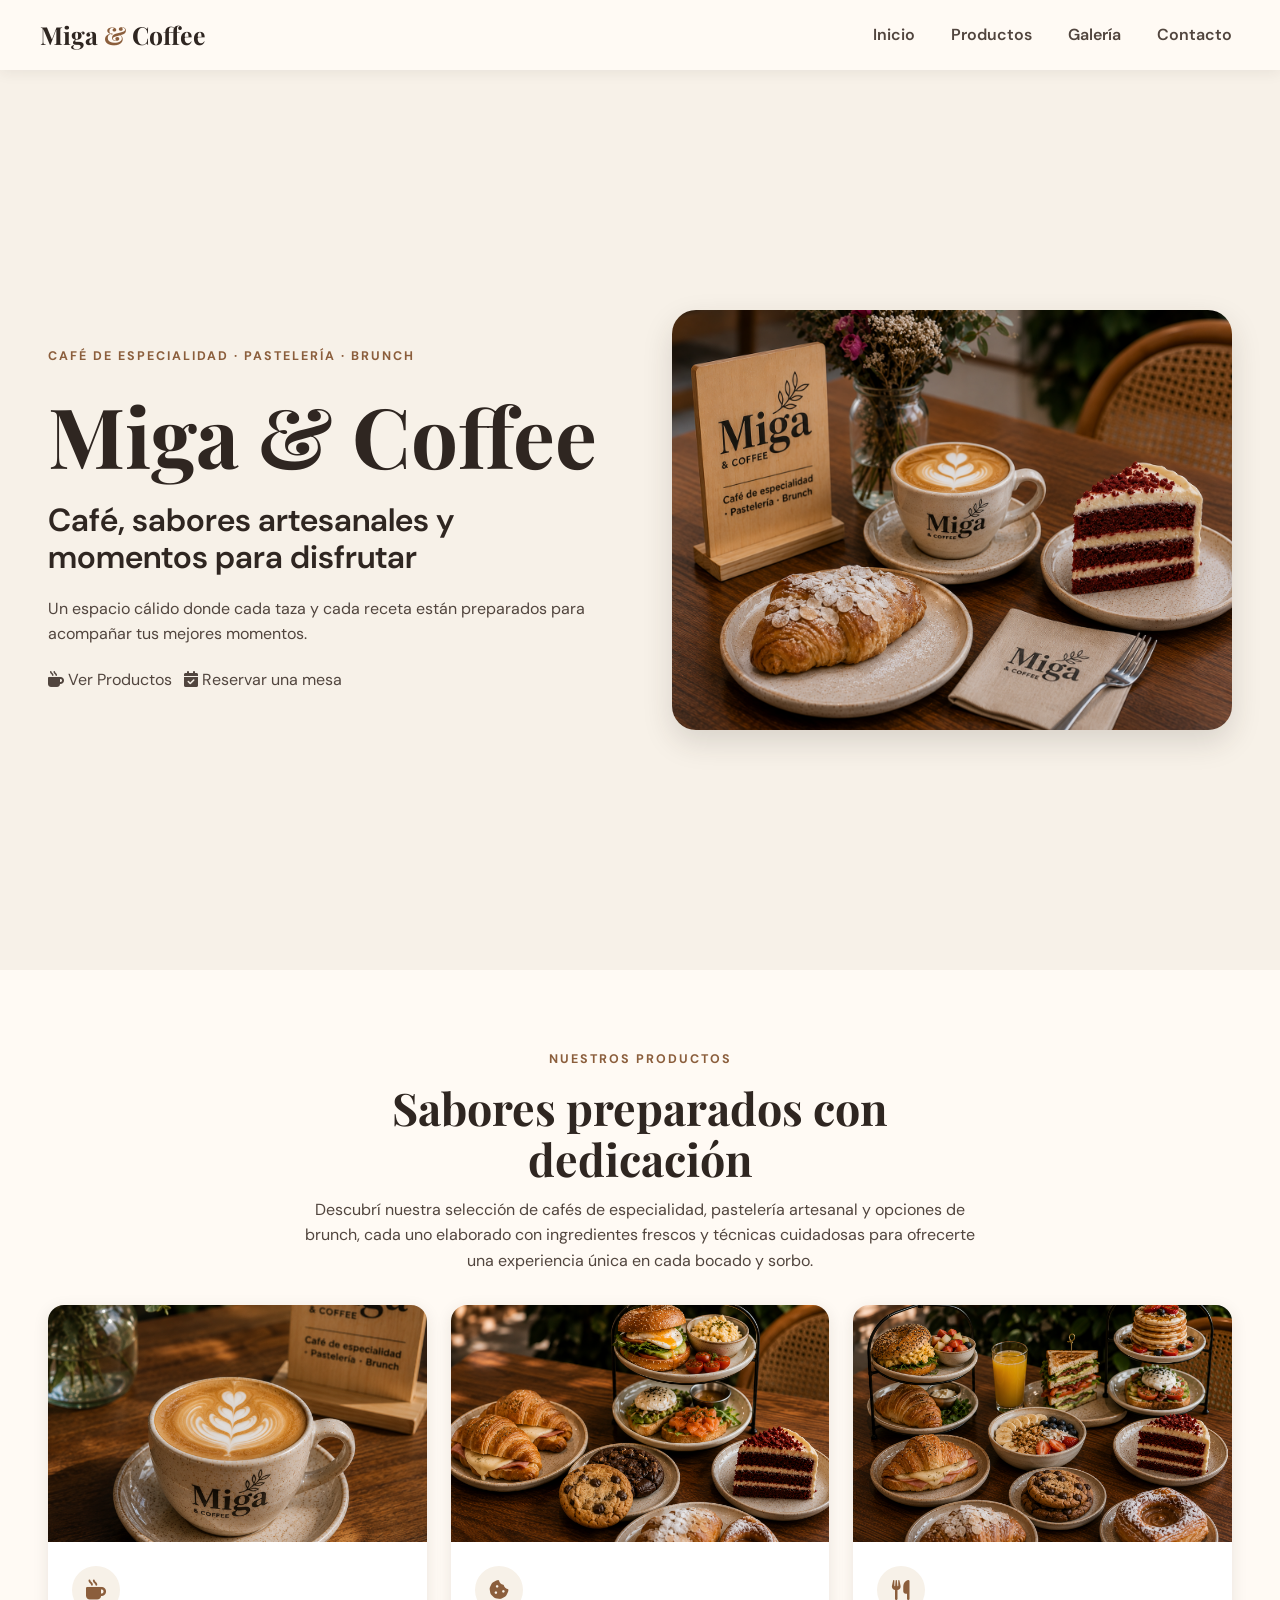
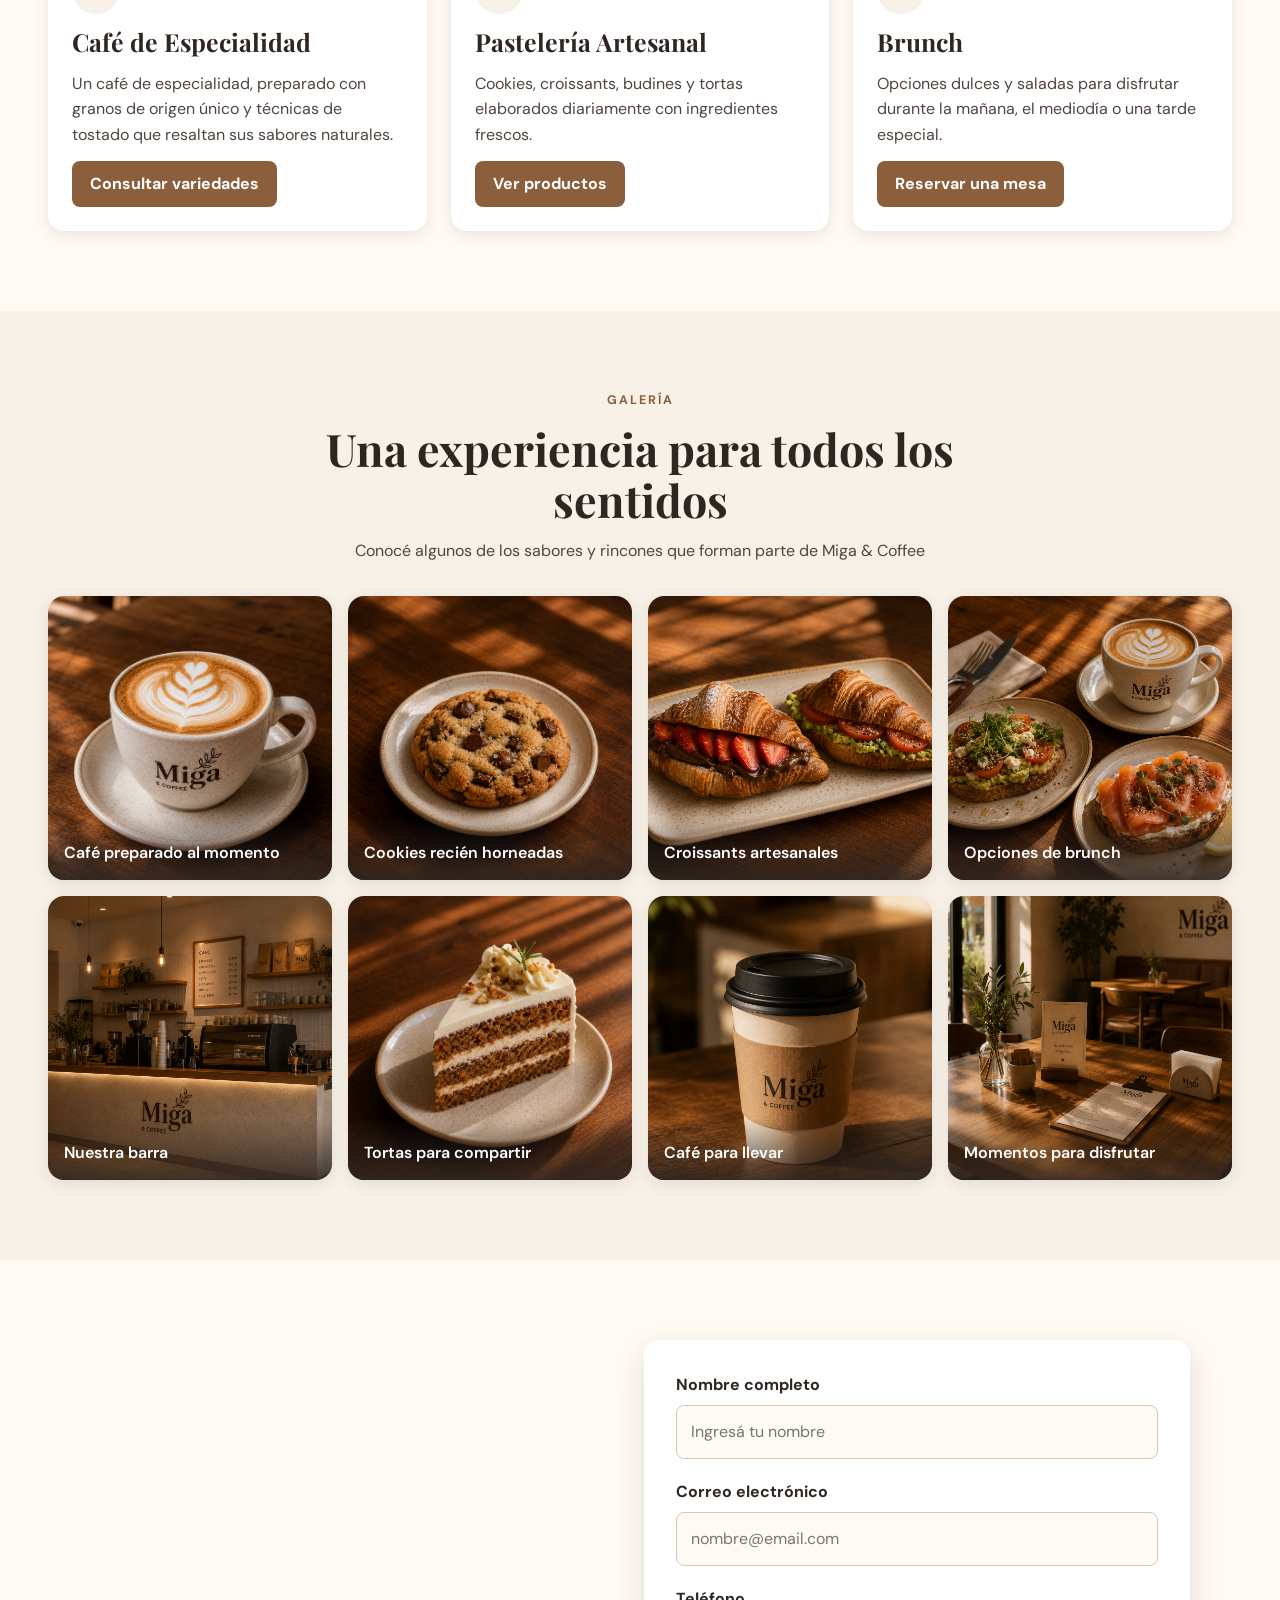
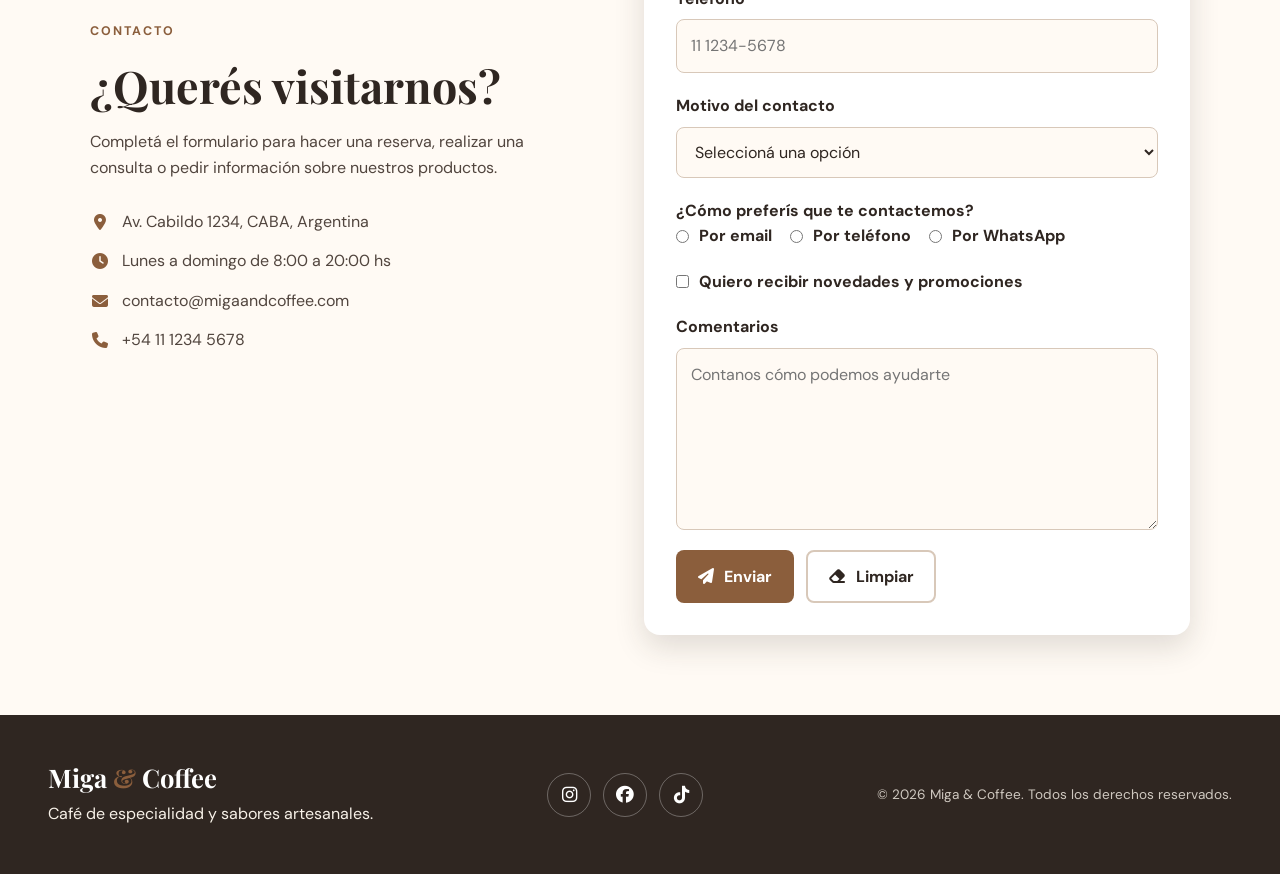
<file: index.html>
<!doctype html>
<html lang="es">
  <head>
    <meta charset="UTF-8" />

    <meta name="viewport" content="width=device-width, initial-scale=1.0" />

    <meta
      name="description"
      content="Miga & Coffee, cafetería de especialidad, pastelería artesanal y brunch."
    />
    <link rel="preconnect" href="https://fonts.googleapis.com" />
    <link rel="preconnect" href="https://fonts.gstatic.com" crossorigin />
    <link
      href="https://fonts.googleapis.com/css2?family=DM+Sans:wght@400;500;600;700&family=Playfair+Display:wght@600;700&display=swap"
      rel="stylesheet"
    />
    <!-- Font Awesome: solamente para iconografía -->
    <link
      rel="stylesheet"
      href="https://cdnjs.cloudflare.com/ajax/libs/font-awesome/6.7.2/css/all.min.css"
    />
    <link rel="stylesheet" href="css/styles.css" />
    <title>Miga & Coffee</title>
  </head>

  <body>
    <!-- header y menú -->
    <header class="main-header">
      <nav class="navbar" aria-label="Navegacion principal">
        <a
          href="#inicio"
          class="logo"
          aria-label="Ir al inicio de Miga & Coffee"
        >
          Miga <span>&</span> Coffee
        </a>
        <ul class="nav-links">
          <li>
            <a href="#inicio">Inicio</a>
          </li>

          <li>
            <a href="#productos">Productos</a>
          </li>

          <li>
            <a href="#galeria">Galería</a>
          </li>

          <li>
            <a href="#contacto">Contacto</a>
          </li>
        </ul>
      </nav>
    </header>

    <!--contenido principal-->

    <main class="page-content">
      <!--seccion hero-->
      <section id="inicio" class="hero">
        <div class="hero-content">
          <p class="hero-label">Café de especialidad · Pastelería · Brunch</p>

          <h1>Miga & Coffee</h1>

          <h2>Café, sabores artesanales y momentos para disfrutar</h2>

          <p class="hero-description">
            Un espacio cálido donde cada taza y cada receta están preparados
            para acompañar tus mejores momentos.
          </p>

          <div class="hero-buttons">
            <a href="#productos" class="btn btn-primary">
              <i class="fa-solid fa-mug-hot" aria-hidden="true"></i>
              Ver Productos
            </a>
            <a href="#contacto" class="btn btn-secondary">
              <i class="fa-solid fa-calendar-check" aria-hidden="true"></i>
              Reservar una mesa
            </a>
          </div>
        </div>

        <div class="hero-image-container">
          <img
            src="assets/img/hero-cafe.jpg"
            alt="Mesa servida con café y pastelería artesanal en Miga & Coffee"
            class="hero-image"
          />
        </div>
      </section>

      <!--seccion de tarjetas-->

      <section id="productos" class="section products-section">
        <div class="section-heading">
          <p class="section-label">Nuestros productos</p>

          <h2>Sabores preparados con dedicación</h2>

          <p>
            Descubrí nuestra selección de cafés de especialidad, pastelería
            artesanal y opciones de brunch, cada uno elaborado con ingredientes
            frescos y técnicas cuidadosas para ofrecerte una experiencia única
            en cada bocado y sorbo.
          </p>
        </div>

        <div class="cards-container">
          <!--tarjeta 1-->
          <article class="product-card">
            <img
              src="assets/img/cafe-especialidad.jpg"
              alt="Taza de café de especialidad con latte art"
            />
            <div class="card-content">
              <i class="fa-solid fa-mug-hot card-icon" aria-hidden="true"></i>

              <h3>Café de Especialidad</h3>

              <p>
                Un café de especialidad, preparado con granos de origen único y
                técnicas de tostado que resaltan sus sabores naturales.
              </p>
              <a href="#contacto" class="card-button"> Consultar variedades </a>
            </div>
          </article>

          <!--tarjeta 2-->

          <article class="product-card">
            <img
              src="assets/img/pasteleria.jpg"
              alt="Croissants y piezas de pastelería artesanal"
            />
            <div class="card-content">
              <i
                class="fa-solid fa-cookie-bite card-icon"
                aria-hidden="true"
              ></i>
              <h3>Pastelería Artesanal</h3>

              <p>
                Cookies, croissants, budines y tortas elaborados diariamente con
                ingredientes frescos.
              </p>

              <a href="#galeria" class="card-button"> Ver productos </a>
            </div>
          </article>

          <!--tarjeta 3-->

          <article class="product-card">
            <img
              src="assets/img/brunch.jpg"
              alt="Mesa con opciones dulces y saladas de brunch"
            />
            <div class="card-content">
              <i class="fa-solid fa-utensils card-icon" aria-hidden="true"></i>

              <h3>Brunch</h3>

              <p>
                Opciones dulces y saladas para disfrutar durante la mañana, el
                mediodía o una tarde especial.
              </p>

              <a href="#contacto" class="card-button"> Reservar una mesa </a>
            </div>
          </article>
        </div>
      </section>

      <!--seccion galeria-->

      <section id="galeria" class="section gallery-section">
        <div class="section-heading">
          <p class="section-label">Galería</p>

          <h2>Una experiencia para todos los sentidos</h2>

          <p>
            Conocé algunos de los sabores y rincones que forman parte de Miga &
            Coffee
          </p>
        </div>

        <div class="gallery-container">
          <figure class="gallery-item">
            <img
              src="assets/img/galeria-1.jpg"
              alt="Capuccino con diseño de latte art"
            />
            <figcaption>Café preparado al momento</figcaption>
          </figure>

          <figure class="gallery-item">
            <img
              src="assets/img/galeria-2.jpg"
              alt="Cookie artesanal con chips de chocolate"
            />
            <figcaption>Cookies recién horneadas</figcaption>
          </figure>

          <figure class="gallery-item">
            <img
              src="assets/img/galeria-3.jpg"
              alt="Croissants artesanales sobre una bandeja"
            />
            <figcaption>Croissants artesanales</figcaption>
          </figure>

          <figure class="gallery-item">
            <img
              src="assets/img/galeria-4.jpg"
              alt="Tostadas y café servidos para un brunch"
            />
            <figcaption>Opciones de brunch</figcaption>
          </figure>

          <figure class="gallery-item">
            <img
              src="assets/img/galeria-5.jpg"
              alt="Barra interior de Miga & Coffee"
            />
            <figcaption>Nuestra barra</figcaption>
          </figure>

          <figure class="gallery-item">
            <img
              src="assets/img/galeria-6.jpg"
              alt="Porción de torta artesanal decorada"
            />
            <figcaption>Tortas para compartir</figcaption>
          </figure>

          <figure class="gallery-item">
            <img
              src="assets/img/galeria-7.jpg"
              alt="Vaso de café para llevar"
            />
            <figcaption>Café para llevar</figcaption>
          </figure>

          <figure class="gallery-item">
            <img
              src="assets/img/galeria-8.jpg"
              alt="Mesa de cafetería preparada para recibir clientes"
            />
            <figcaption>Momentos para disfrutar</figcaption>
          </figure>
        </div>
      </section>

      <!--seccion contacto-->

      <section id="contacto" class="section contact-section">
        <div class="contact-container">
          <div class="contact-information">
            <p class="section-label">Contacto</p>

            <h2>¿Querés visitarnos?</h2>

            <p>
              Completá el formulario para hacer una reserva, realizar una
              consulta o pedir información sobre nuestros productos.
            </p>

            <address class="contact-details">
              <p>
                <i class="fa-solid fa-location-dot" aria-hidden="true"></i>

                Av. Cabildo 1234, CABA, Argentina
              </p>

              <p>
                <i class="fa-solid fa-clock" aria-hidden="true"></i>

                Lunes a domingo de 8:00 a 20:00 hs
              </p>

              <p>
                <i class="fa-solid fa-envelope" aria-hidden="true"></i>
                contacto@migaandcoffee.com
              </p>

              <p>
                <i class="fa-solid fa-phone" aria-hidden="true"></i>
                +54 11 1234 5678
              </p>
            </address>
          </div>

          <!-- Formulario -->

          <form class="contact-form" action="#" method="post">
            <!--campo 1: nombre-->

            <div class="form-group">
              <label for="nombre">Nombre completo</label>
              <input
                type="text"
                id="nombre"
                name="nombre"
                placeholder="Ingresá tu nombre"
                autocomplete="name"
                required
              />
            </div>

            <!--campo 2: email-->

            <div class="form-group">
              <label for="email">Correo electrónico</label>
              <input
                type="email"
                id="email"
                name="email"
                placeholder="nombre@email.com"
                autocomplete="email"
                required
              />
            </div>

            <!--campo 3: teléfono-->
            <div class="form-group">
              <label for="telefono">Teléfono</label>
              <input
                type="tel"
                id="telefono"
                name="telefono"
                placeholder="11 1234-5678"
                autocomplete="tel"
                required
              />
            </div>

            <!--campo 4: menu desplegable-->
            <div class="form-group">
              <label for="motivo">Motivo del contacto</label>

              <select name="motivo" id="motivo" required>
                <option value="" selected disabled>
                  Seleccioná una opción
                </option>

                <option value="reserva">Reserva de mesa</option>

                <option value="productos">Consulta sobre productos</option>

                <option value="evento">Organización de un evento</option>

                <option value="otro">Otro motivo</option>
              </select>
            </div>

            <!--campo 5: seleccion unica con radio-->
            <fieldset class="form-group">
              <legend>¿Cómo preferís que te contactemos?</legend>
              <div class="radio-options">
                <label class="option-label">
                  <input
                    type="radio"
                    name="preferencia-contacto"
                    value="email"
                    required
                  />

                  Por email
                </label>

                <label class="option-label">
                  <input
                    type="radio"
                    name="preferencia-contacto"
                    value="telefono"
                    required
                  />

                  Por teléfono
                </label>

                <label class="option-label">
                  <input
                    type="radio"
                    name="preferencia-contacto"
                    value="whatsapp"
                    required
                  />

                  Por WhatsApp
                </label>
              </div>
            </fieldset>

            <!--campo 6: checkbox-->
            <div class="form-group">
              <label class="option-label">
                <input type="checkbox" id="novedades" name="novedades" />
                Quiero recibir novedades y promociones
              </label>
            </div>

            <!--campo 7: comentarios-->
            <div class="form-group">
              <label for="comentarios">Comentarios</label>

              <textarea
                name="comentarios"
                id="comentarios"
                rows="6"
                placeholder="Contanos cómo podemos ayudarte"
                required
              ></textarea>
            </div>

            <!--controles obligatorios-->

            <div class="form-buttons">
              <button class="button button-primary" type="submit">
                <i class="fa-solid fa-paper-plane" aria-hidden="true"></i>

                Enviar
              </button>

              <button class="button button-reset" type="reset">
                <i class="fa-solid fa-eraser" aria-hidden="true"></i>

                Limpiar
              </button>
            </div>
          </form>
        </div>
      </section>
    </main>

    <footer class="main-footer">
      <div class="footer-brand">
        <a href="#inicio" class="footer-logo"> Miga <span>&</span> Coffee </a>

        <p>Café de especialidad y sabores artesanales.</p>
      </div>

      <div class="social-links" aria-label="Redes sociales">
        <a
          href="https://www.instagram.com"
          target="_blank"
          rel="noopener noreferrer"
          aria-label="Instagram de Miga & Coffee"
        >
          <i class="fa-brands fa-instagram" aria-hidden="true"></i>
        </a>

        <a
          href="https://www.facebook.com"
          target="_blank"
          rel="noopener noreferrer"
          aria-label="Facebook de Miga & Coffee"
        >
          <i class="fa-brands fa-facebook" aria-hidden="true"></i>
        </a>

        <a
          href="https://www.tiktok.com"
          target="_blank"
          rel="noopener noreferrer"
          aria-label="TikTok de Miga & Coffee"
        >
          <i class="fa-brands fa-tiktok" aria-hidden="true"></i>
        </a>
      </div>

      <p class="copyright">
        &copy; 2026 Miga & Coffee. Todos los derechos reservados.
      </p>
    </footer>
  </body>
</html>
</file>
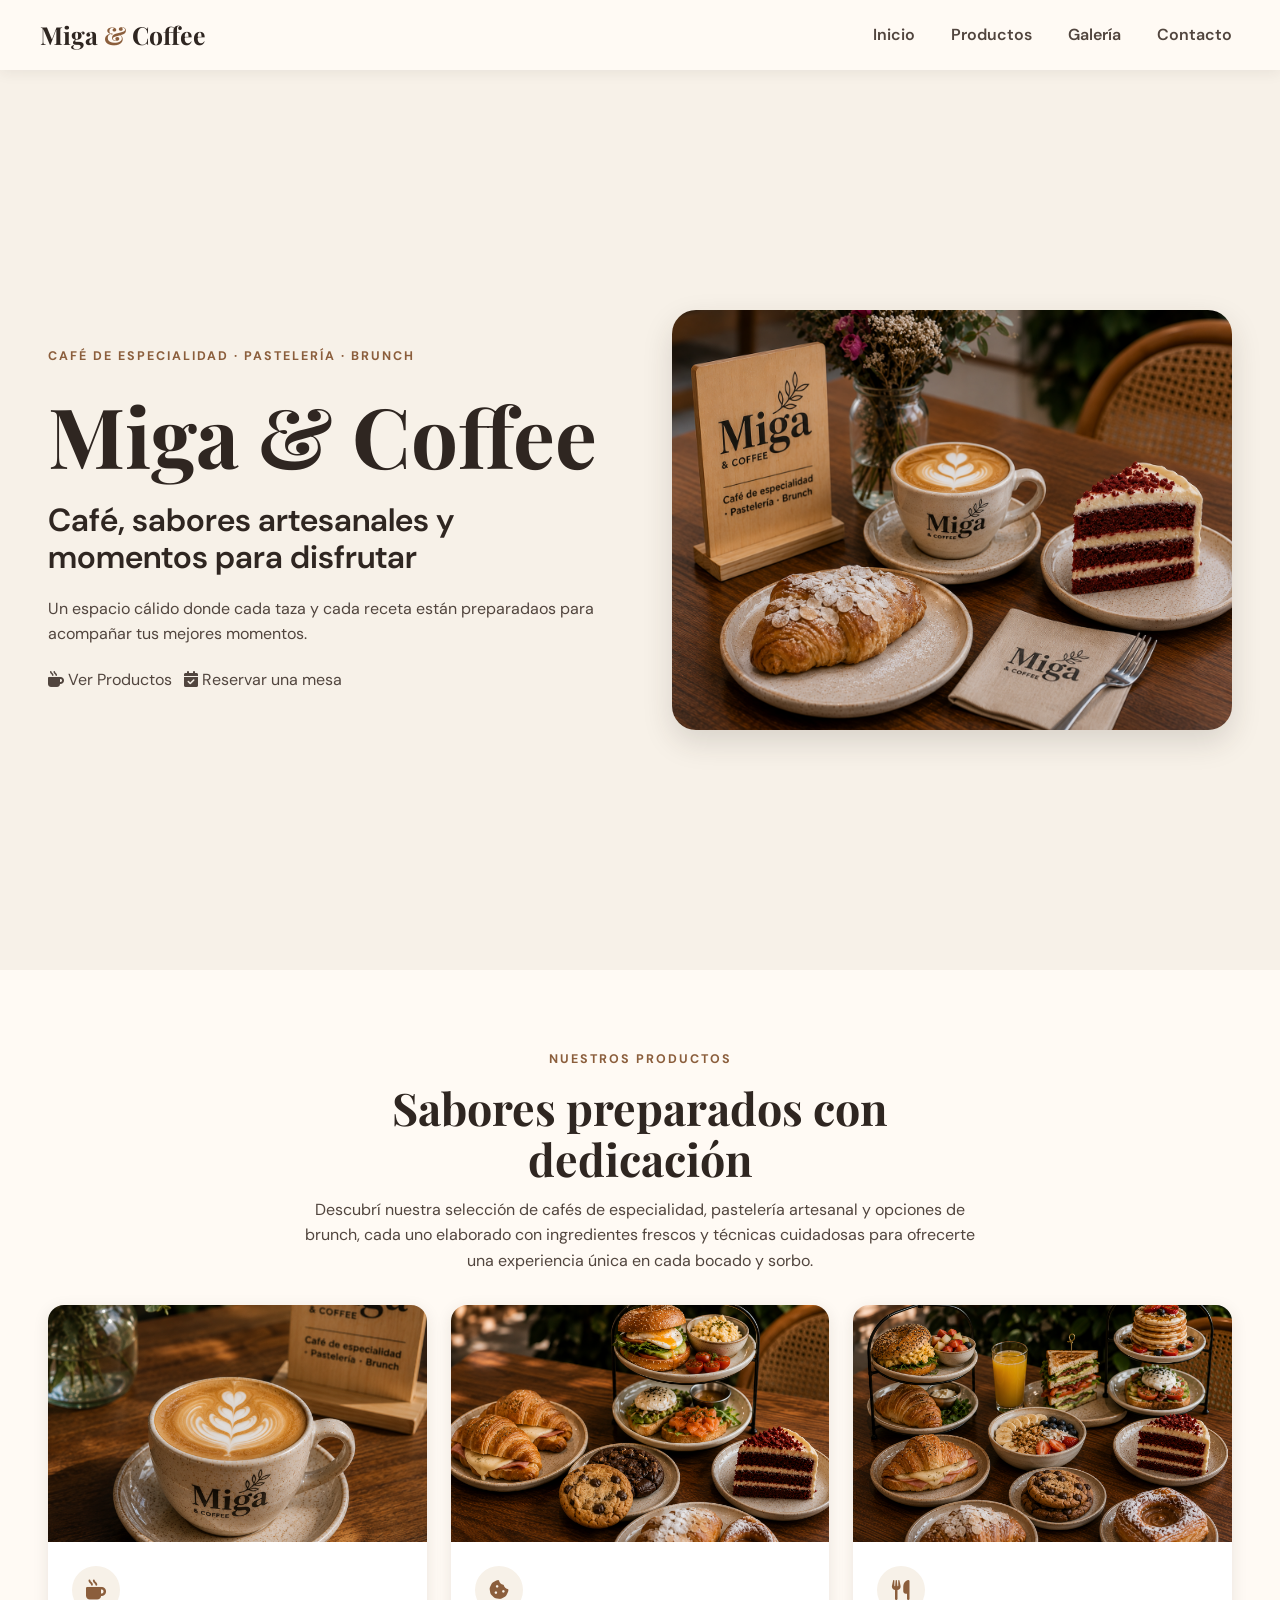
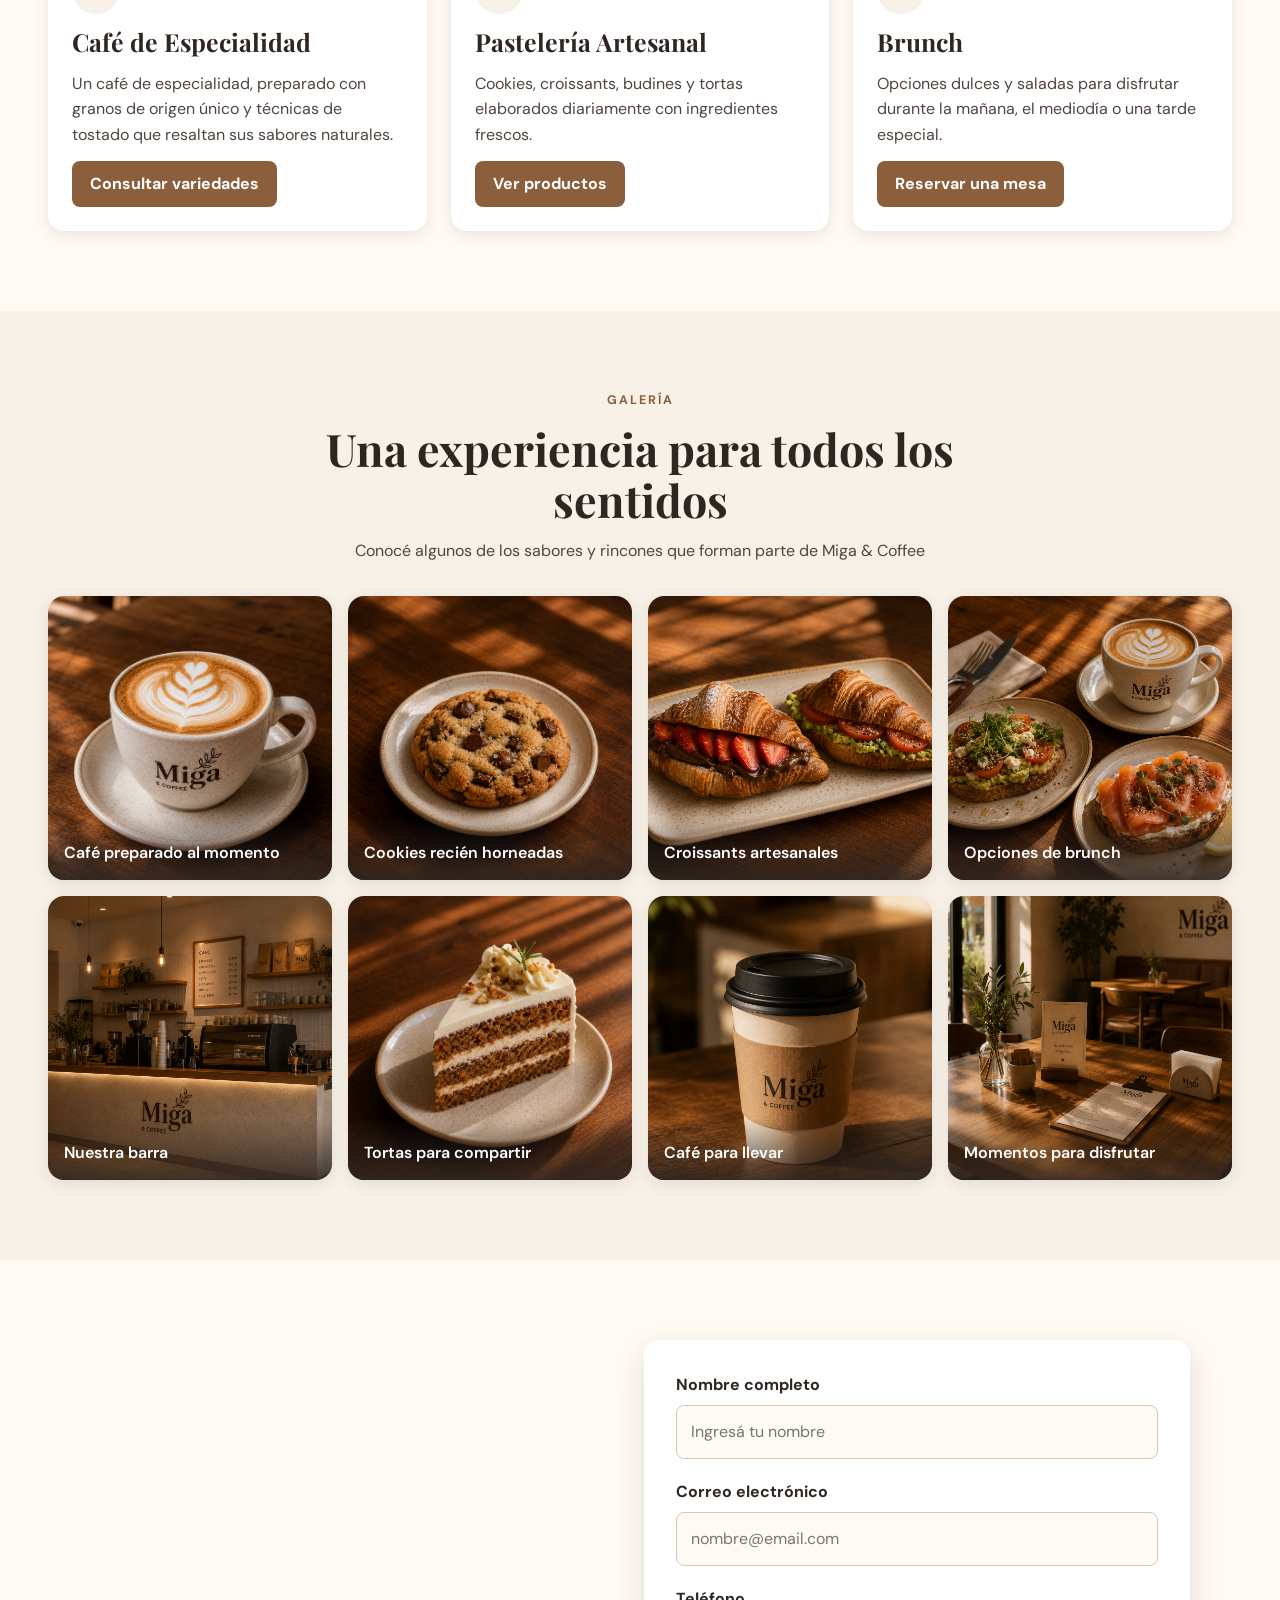
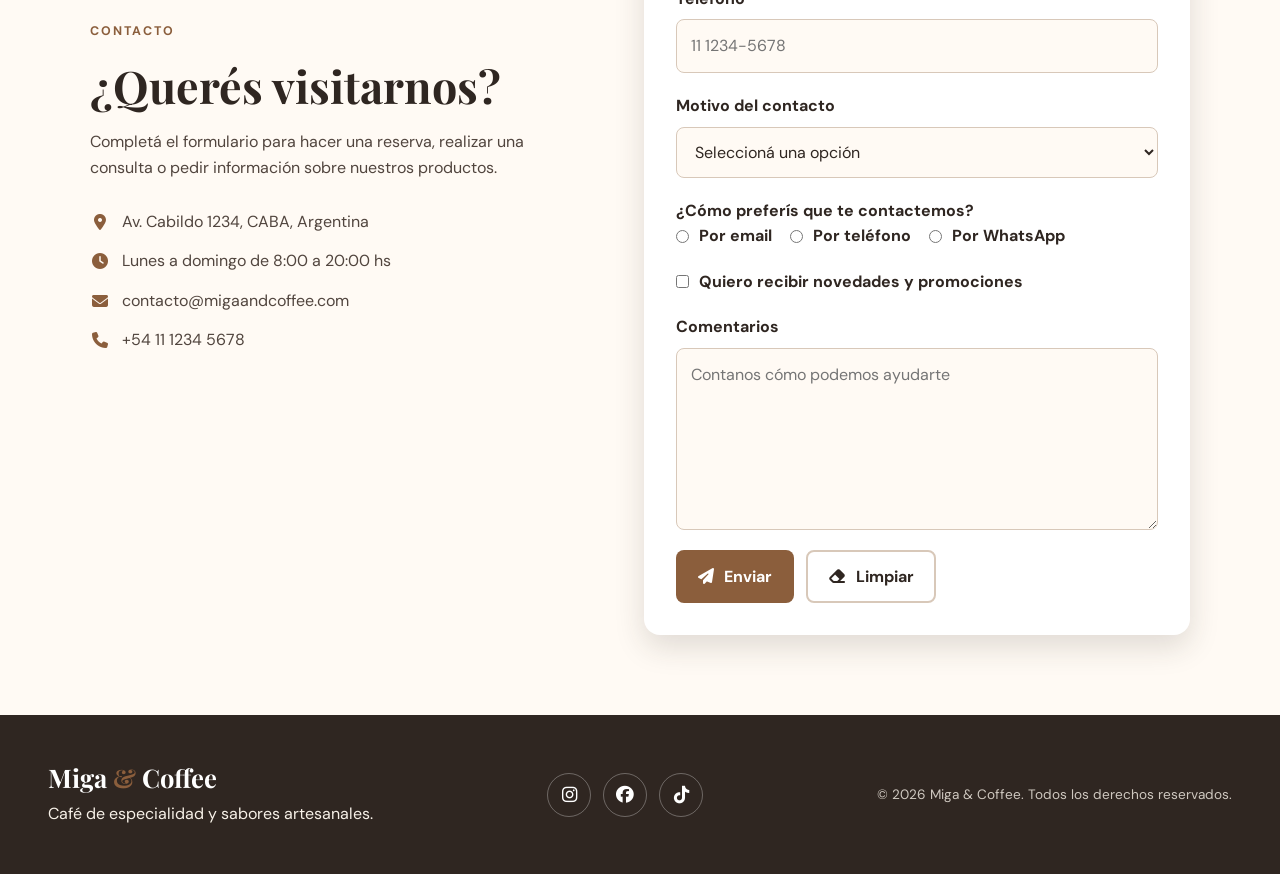
<file: miga&coffee/index.html>
<!doctype html>
<html lang="es">
  <head>
    <meta charset="UTF-8" />

    <meta name="viewport" content="width=device-width, initial-scale=1.0" />

    <meta
      name="description"
      content="Miga & Coffee, cafetería de especialidad, pastelería artesanal y brunch."
    />
    <link rel="preconnect" href="https://fonts.googleapis.com" />
    <link rel="preconnect" href="https://fonts.gstatic.com" crossorigin />
    <link
      href="https://fonts.googleapis.com/css2?family=DM+Sans:wght@400;500;600;700&family=Playfair+Display:wght@600;700&display=swap"
      rel="stylesheet"
    />
    <!-- Font Awesome: solamente para iconografía -->
    <link
      rel="stylesheet"
      href="https://cdnjs.cloudflare.com/ajax/libs/font-awesome/6.7.2/css/all.min.css"
    />
    <link rel="stylesheet" href="css/styles.css" />
    <title>Miga & Coffee</title>
  </head>

  <body>
    <!-- header y menú -->
    <header class="main-header">
      <nav class="navbar" aria-label="Navegacion principal">
        <a
          href="#inicio"
          class="logo"
          aria-label="Ir al inicio de Miga & Coffee"
        >
          Miga <span>&</span> Coffee
        </a>
        <ul class="nav-links">
          <li>
            <a href="#inicio">Inicio</a>
          </li>

          <li>
            <a href="#productos">Productos</a>
          </li>

          <li>
            <a href="#galeria">Galería</a>
          </li>

          <li>
            <a href="#contacto">Contacto</a>
          </li>
        </ul>
      </nav>
    </header>

    <!--contenido principal-->

    <main class="page-content">
      <!--seccion hero-->
      <section id="inicio" class="hero">
        <div class="hero-content">
          <p class="hero-label">Café de especialidad · Pastelería · Brunch</p>

          <h1>Miga & Coffee</h1>

          <h2>Café, sabores artesanales y momentos para disfrutar</h2>

          <p class="hero-description">
            Un espacio cálido donde cada taza y cada receta están preparadaos
            para acompañar tus mejores momentos.
          </p>

          <div class="hero-buttons">
            <a href="#productos" class="btn btn-primary">
              <i class="fa-solid fa-mug-hot" aria-hidden="true"></i>
              Ver Productos
            </a>
            <a href="#contacto" class="btn btn-secondary">
              <i class="fa-solid fa-calendar-check" aria-hidden="true"></i>
              Reservar una mesa
            </a>
          </div>
        </div>

        <div class="hero-image-container">
          <img
            src="assets/img/hero-cafe.jpg"
            alt="Mesa servida con café y pastelería artesanal en Miga & Coffee"
            class="hero-image"
          />
        </div>
      </section>

      <!--seccion de tarjetas-->

      <section id="productos" class="section products-section">
        <div class="section-heading">
          <p class="section-label">Nuestros productos</p>

          <h2>Sabores preparados con dedicación</h2>

          <p>
            Descubrí nuestra selección de cafés de especialidad, pastelería
            artesanal y opciones de brunch, cada uno elaborado con ingredientes
            frescos y técnicas cuidadosas para ofrecerte una experiencia única
            en cada bocado y sorbo.
          </p>
        </div>

        <div class="cards-container">
          <!--tarjeta 1-->
          <article class="product-card">
            <img
              src="assets/img/cafe-especialidad.jpg"
              alt="Taza de café de especialidad con latte art"
            />
            <div class="card-content">
              <i class="fa-solid fa-mug-hot card-icon" aria-hidden="true"></i>

              <h3>Café de Especialidad</h3>

              <p>
                Un café de especialidad, preparado con granos de origen único y
                técnicas de tostado que resaltan sus sabores naturales.
              </p>
              <a href="#contacto" class="card-button"> Consultar variedades </a>
            </div>
          </article>

          <!--tarjeta 2-->

          <article class="product-card">
            <img
              src="assets/img/pasteleria.jpg"
              alt="Croissants y piezas de pastelería artesanal"
            />
            <div class="card-content">
              <i
                class="fa-solid fa-cookie-bite card-icon"
                aria-hidden="true"
              ></i>
              <h3>Pastelería Artesanal</h3>

              <p>
                Cookies, croissants, budines y tortas elaborados diariamente con
                ingredientes frescos.
              </p>

              <a href="#galeria" class="card-button"> Ver productos </a>
            </div>
          </article>

          <!--tarjeta 3-->

          <article class="product-card">
            <img
              src="assets/img/brunch.jpg"
              alt="Mesa con opciones dulces y saladas de brunch"
            />
            <div class="card-content">
              <i class="fa-solid fa-utensils card-icon" aria-hidden="true"></i>

              <h3>Brunch</h3>

              <p>
                Opciones dulces y saladas para disfrutar durante la mañana, el
                mediodía o una tarde especial.
              </p>

              <a href="#contacto" class="card-button"> Reservar una mesa </a>
            </div>
          </article>
        </div>
      </section>

      <!--seccion galeria-->

      <section id="galeria" class="section gallery-section">
        <div class="section-heading">
          <p class="section-label">Galería</p>

          <h2>Una experiencia para todos los sentidos</h2>

          <p>
            Conocé algunos de los sabores y rincones que forman parte de Miga &
            Coffee
          </p>
        </div>

        <div class="gallery-container">
          <figure class="gallery-item">
            <img
              src="assets/img/galeria-1.jpg"
              alt="Capuccino con diseño de latte art"
            />
            <figcaption>Café preparado al momento</figcaption>
          </figure>

          <figure class="gallery-item">
            <img
              src="assets/img/galeria-2.jpg"
              alt="Cookie artesanal con chips de chocolate"
            />
            <figcaption>Cookies recién horneadas</figcaption>
          </figure>

          <figure class="gallery-item">
            <img
              src="assets/img/galeria-3.jpg"
              alt="Croissants artesanales sobre una bandeja"
            />
            <figcaption>Croissants artesanales</figcaption>
          </figure>

          <figure class="gallery-item">
            <img
              src="assets/img/galeria-4.jpg"
              alt="Tostadas y café servidos para un brunch"
            />
            <figcaption>Opciones de brunch</figcaption>
          </figure>

          <figure class="gallery-item">
            <img
              src="assets/img/galeria-5.jpg"
              alt="Barra interior de Miga & Coffee"
            />
            <figcaption>Nuestra barra</figcaption>
          </figure>

          <figure class="gallery-item">
            <img
              src="assets/img/galeria-6.jpg"
              alt="Porción de torta artesanal decorada"
            />
            <figcaption>Tortas para compartir</figcaption>
          </figure>

          <figure class="gallery-item">
            <img
              src="assets/img/galeria-7.jpg"
              alt="Vaso de café para llevar"
            />
            <figcaption>Café para llevar</figcaption>
          </figure>

          <figure class="gallery-item">
            <img
              src="assets/img/galeria-8.jpg"
              alt="Mesa de cafetería preparada para recibir clientes"
            />
            <figcaption>Momentos para disfrutar</figcaption>
          </figure>
        </div>
      </section>

      <!--seccion contacto-->

      <section id="contacto" class="section contact-section">
        <div class="contact-container">
          <div class="contact-information">
            <p class="section-label">Contacto</p>

            <h2>¿Querés visitarnos?</h2>

            <p>
              Completá el formulario para hacer una reserva, realizar una
              consulta o pedir información sobre nuestros productos.
            </p>

            <address class="contact-details">
              <p>
                <i class="fa-solid fa-location-dot" aria-hidden="true"></i>

                Av. Cabildo 1234, CABA, Argentina
              </p>

              <p>
                <i class="fa-solid fa-clock" aria-hidden="true"></i>

                Lunes a domingo de 8:00 a 20:00 hs
              </p>

              <p>
                <i class="fa-solid fa-envelope" aria-hidden="true"></i>
                contacto@migaandcoffee.com
              </p>

              <p>
                <i class="fa-solid fa-phone" aria-hidden="true"></i>
                +54 11 1234 5678
              </p>
            </address>
          </div>

          <!-- Formulario -->

          <form class="contact-form" action="#" method="post">
            <!--campo 1: nombre-->

            <div class="form-group">
              <label for="nombre">Nombre completo</label>
              <input
                type="text"
                id="nombre"
                name="nombre"
                placeholder="Ingresá tu nombre"
                autocomplete="name"
                required
              />
            </div>

            <!--campo 2: email-->

            <div class="form-group">
              <label for="email">Correo electrónico</label>
              <input
                type="email"
                id="email"
                name="email"
                placeholder="nombre@email.com"
                autocomplete="email"
                required
              />
            </div>

            <!--campo 3: teléfono-->
            <div class="form-group">
              <label for="telefono">Teléfono</label>
              <input
                type="tel"
                id="telefono"
                name="telefono"
                placeholder="11 1234-5678"
                autocomplete="tel"
                required
              />
            </div>

            <!--campo 4: menu desplegable-->
            <div class="form-group">
              <label for="motivo">Motivo del contacto</label>

              <select name="motivo" id="motivo" required>
                <option value="" selected disabled>
                  Seleccioná una opción
                </option>

                <option value="reserva">Reserva de mesa</option>

                <option value="productos">Consulta sobre productos</option>

                <option value="evento">Organización de un evento</option>

                <option value="otro">Otro motivo</option>
              </select>
            </div>

            <!--campo 5: seleccion unica con radio-->
            <fieldset class="form-group">
              <legend>¿Cómo preferís que te contactemos?</legend>
              <div class="radio-options">
                <label class="option-label">
                  <input
                    type="radio"
                    name="preferencia-contacto"
                    value="email"
                    required
                  />

                  Por email
                </label>

                <label class="option-label">
                  <input
                    type="radio"
                    name="preferencia-contacto"
                    value="telefono"
                    required
                  />

                  Por teléfono
                </label>

                <label class="option-label">
                  <input
                    type="radio"
                    name="preferencia-contacto"
                    value="whatsapp"
                    required
                  />

                  Por WhatsApp
                </label>
              </div>
            </fieldset>

            <!--campo 6: checkbox-->
            <div class="form-group">
              <label class="option-label">
                <input type="checkbox" id="novedades" name="novedades" />
                Quiero recibir novedades y promociones
              </label>
            </div>

            <!--campo 7: comentarios-->
            <div class="form-group">
              <label for="comentarios">Comentarios</label>

              <textarea
                name="comentarios"
                id="comentarios"
                rows="6"
                placeholder="Contanos cómo podemos ayudarte"
                required
              ></textarea>
            </div>

            <!--controles obligatorios-->

            <div class="form-buttons">
              <button class="button button-primary" type="submit">
                <i class="fa-solid fa-paper-plane" aria-hidden="true"></i>

                Enviar
              </button>

              <button class="button button-reset" type="reset">
                <i class="fa-solid fa-eraser" aria-hidden="true"></i>

                Limpiar
              </button>
            </div>
          </form>
        </div>
      </section>
    </main>

    <footer class="main-footer">
      <div class="footer-brand">
        <a href="#inicio" class="footer-logo"> Miga <span>&</span> Coffee </a>

        <p>Café de especialidad y sabores artesanales.</p>
      </div>

      <div class="social-links" aria-label="Redes sociales">
        <a
          href="https://www.instagram.com"
          target="_blank"
          rel="noopener noreferrer"
          aria-label="Instagram de Miga & Coffee"
        >
          <i class="fa-brands fa-instagram" aria-hidden="true"></i>
        </a>

        <a
          href="https://www.facebook.com"
          target="_blank"
          rel="noopener noreferrer"
          aria-label="Facebook de Miga & Coffee"
        >
          <i class="fa-brands fa-facebook" aria-hidden="true"></i>
        </a>

        <a
          href="https://www.tiktok.com"
          target="_blank"
          rel="noopener noreferrer"
          aria-label="TikTok de Miga & Coffee"
        >
          <i class="fa-brands fa-tiktok" aria-hidden="true"></i>
        </a>
      </div>

      <p class="copyright">
        &copy; 2026 Miga & Coffee. Todos los derechos reservados.
      </p>
    </footer>
  </body>
</html>
</file>
<file: css/styles.css>
* {
  box-sizing: border-box;
  margin: 0;
  padding: 0;
}

:root {
  --color-primary: #8b5e3c;
  --color-primary-dark: #68422a;
  --color-accent: #d6a66f;
  --color-cream: #f7f1e8;
  --color-light: #fffaf4;
  --color-white: #ffffff;
  --color-dark: #2f2621;
  --color-text: #51453e;
  --color-border: #d8c8b9;

  --shadow-small: 0 4px 16px rgb(47 38 33 / 10%);
  --shadow-medium: 0 12px 30px rgb(47 38 33 / 15%);

  --border-radius-small: 8px;
  --border-radius-medium: 16px;
  --border-radius-large: 24px;
}

/*general-mobile first*/

html {
  scroll-behavior: smooth;
  scroll-padding-top: 130px;
}

body {
  min-width: 320px;
  min-height: 100vh;
  overflow-x: hidden;
  background-color: var(--color-light);
  color: var(--color-text);
  font-family: "DM Sans", sans-serif;
  line-height: 1.6;
}

h1,
h2,
h3,
.logo,
.footer-logo {
  color: var(--color-dark);
  font-family: "Playfair Display", serif;
  line-height: 1.15;
}

img {
  display: block;
  max-width: 100%;
  height: auto;
}

a {
  color: inherit;
  text-decoration: none;
}

ul {
  list-style: none;
}

button,
input,
select,
textarea {
  font: inherit;
}

button {
  border: none;
}

address {
  font-style: normal;
}

/*buttons*/

.button {
  display: inline-flex;
  flex-direction: row;
  justify-content: center;
  align-items: center;
  gap: 10px;

  width: 100%;
  min-height: 48px;
  padding: 12px 20px;

  border: 2px solid transparent;
  border-radius: var(--border-radius-small);

  cursor: pointer;
  font-weight: 700;
  text-align: center;

  transition:
    transform 0.3s ease,
    background-color 0.3s ease,
    color 0.3s ease,
    border-color 0.3s ease,
    box-shadow 0.3s ease;
}

.button:hover {
  transform: translateY(-3px);
  box-shadow: var(--shadow-small);
}

.button-primary {
  background-color: var(--color-primary);
  color: var(--color-white);
}

.button-primary:hover {
  background-color: var(--color-primary-dark);
}

.button-secondary {
  border-color: var(--color-primary);
  background-color: var(--color-white);
  color: var(--color-primary-dark);
}

.button-secondary:hover {
  background-color: var(--color-primary);
  color: var(--color-white);
}

.button-reset {
  border-color: var(--color-border);
  background-color: transparent;
  color: var(--color-dark);
}

.button-reset:hover {
  border-color: var(--color-primary);
  color: var(--color-primary);
}
/*header*/

.main-header {
  position: sticky;
  top: 0;
  z-index: 1000;

  width: 100%;
  padding: 16px;

  background-color: rgb(255 250 244 / 96%);
  box-shadow: 0 2px 14px rgb(47 38 33 / 8%);
  backdrop-filter: blur(8px);
}

.navbar {
  display: flex;
  flex-direction: column;
  align-items: center;
  gap: 16px;

  width: 100%;
  max-width: 1200px;
  margin: 0 auto;
}

.logo {
  font-size: 1.55rem;
  font-weight: 700;
}

.logo span,
.footer-logo span {
  color: var(--color-primary);
}

.nav-links {
  display: flex;
  flex-direction: column;
  align-items: center;
  gap: 10px;

  width: 100%;
}

.nav-links a {
  display: inline-block;
  padding: 4px 8px;
  font-weight: 600;
  transition: color 0.3s ease;
}

.nav-links a:hover {
  color: var(--color-primary);
}

/*contenido principal*/

.page-content {
  display: flex;
  flex-direction: column;
  width: 100%;
}

.hero,
.section {
  min-height: 100vh;
}

.section {
  display: flex;
  flex-direction: column;
  justify-content: center;
  gap: 32px;

  width: 100%;
  padding: 64px 16px;
}

.section-heading {
  display: flex;
  flex-direction: column;
  gap: 12px;

  width: 100%;
  max-width: 700px;
  margin: 0 auto;

  text-align: center;
}

.section-label,
.hero-label {
  color: var(--color-primary);
  font-size: 0.78rem;
  font-weight: 700;
  letter-spacing: 2px;
  text-transform: uppercase;
}

.section-heading h2,
.contact-information h2 {
  font-size: clamp(2rem, 8vw, 2.8rem);
}

/* herp */

.hero {
  display: flex;
  flex-direction: column;
  justify-content: center;
  align-items: center;
  gap: 36px;

  width: 100%;
  padding: 48px 16px 64px;

  background-color: var(--color-cream);
}

.hero-content {
  display: flex;
  flex-direction: column;
  align-items: center;
  gap: 20px;

  width: 100%;
  max-width: 620px;

  text-align: center;
}

.hero h1 {
  font-size: clamp(3.2rem, 15vw, 5.2rem);
}

.hero h2 {
  max-width: 600px;
  font-family: "DM Sans", sans-serif;
  font-size: clamp(1.35rem, 6vw, 2rem);
  font-weight: 600;
}

.hero-description {
  max-width: 560px;
  font-size: 1rem;
}

.hero-buttons {
  display: flex;
  flex-direction: column;
  gap: 12px;

  width: 100%;
}

.hero-image-container {
  display: flex;
  justify-content: center;
  align-items: center;

  width: 100%;
}

.hero-image {
  width: 100%;
  max-width: 620px;
  aspect-ratio: 4 / 3;

  border-radius: var(--border-radius-large);
  box-shadow: var(--shadow-medium);

  object-fit: cover;

  animation: heroEntrance 0.8s ease both;
}

/*productos*/

.products-section {
  background-color: var(--color-light);
}

.cards-container {
  display: flex;
  flex-direction: column;
  gap: 24px;

  width: 100%;
  max-width: 1200px;
  margin: 0 auto;
}

.product-card {
  display: flex;
  flex-direction: column;

  width: 100%;
  overflow: hidden;

  border-radius: var(--border-radius-medium);
  background-color: var(--color-white);
  box-shadow: var(--shadow-small);

  transition:
    transform 0.45s cubic-bezier(0.175, 0.885, 0.32, 1.275),
    box-shadow 0.45s ease;
}

.product-card:nth-child(odd):hover {
  transform: translateY(-10px) scale(1.08) rotate(-3deg);
  box-shadow: var(--shadow-medium);
}

.product-card:nth-child(even):hover {
  transform: translateY(-10px) scale(1.08) rotate(3deg);
  box-shadow: var(--shadow-medium);
}

.product-card > img {
  width: 100%;
  aspect-ratio: 16 / 10;
  object-fit: cover;
}

.card-content {
  display: flex;
  flex-direction: column;
  align-items: flex-start;
  gap: 14px;

  height: 100%;
  padding: 24px;
}

.card-icon {
  display: inline-flex;
  justify-content: center;
  align-items: center;

  width: 48px;
  height: 48px;

  border-radius: 50%;
  background-color: var(--color-cream);
  color: var(--color-primary);

  font-size: 1.25rem;
}

.card-content h3 {
  font-size: 1.55rem;
}

.card-content p {
  flex-grow: 1;
}

.card-button {
  display: inline-flex;
  align-items: center;

  min-height: 42px;
  padding: 10px 18px;

  border-radius: var(--border-radius-small);
  background-color: var(--color-primary);
  color: var(--color-white);

  font-weight: 700;

  transition:
    background-color 0.3s ease,
    transform 0.3s ease;
}

.card-button:hover {
  transform: translateY(-2px);
  background-color: var(--color-primary-dark);
}

/*galeria*/

.gallery-section {
  background-color: var(--color-cream);
}

.gallery-container {
  display: flex;
  flex-direction: column;
  flex-wrap: wrap;
  gap: 16px;

  width: 100%;
  max-width: 1200px;
  margin: 0 auto;
}

.gallery-item {
  position: relative;

  display: flex;
  flex-direction: column;

  width: 100%;
  overflow: hidden;

  border-radius: var(--border-radius-medium);
  background-color: var(--color-white);
  box-shadow: var(--shadow-small);
}

.gallery-item img {
  width: 100%;
  aspect-ratio: 1 / 1;
  object-fit: cover;

  transition:
    transform 0.4s ease,
    filter 0.4s ease;
}

.gallery-item:hover img {
  transform: scale(1.05);
  filter: brightness(0.8);
}

.gallery-item figcaption {
  position: absolute;
  right: 0;
  bottom: 0;
  left: 0;

  padding: 22px 16px 14px;

  background: linear-gradient(transparent, rgb(47 38 33 / 85%));

  color: var(--color-white);
  font-weight: 600;
}

/*contacto*/

.contact-section {
  background-color: var(--color-light);
}

.contact-container {
  display: flex;
  flex-direction: column;
  justify-content: center;
  gap: 40px;

  width: 100%;
  max-width: 1100px;
  margin: 0 auto;
}

.contact-information {
  display: flex;
  flex-direction: column;
  gap: 18px;

  width: 100%;
}

.contact-details {
  display: flex;
  flex-direction: column;
  gap: 14px;

  margin-top: 10px;
}

.contact-details p {
  display: flex;
  flex-direction: row;
  align-items: flex-start;
  gap: 12px;
}

.contact-details i {
  width: 20px;
  margin-top: 5px;
  color: var(--color-primary);
  text-align: center;
}

.contact-details a:hover {
  color: var(--color-primary);
}

.contact-form {
  display: flex;
  flex-direction: column;
  gap: 20px;

  width: 100%;
  padding: 24px;

  border-radius: var(--border-radius-medium);
  background-color: var(--color-white);
  box-shadow: var(--shadow-medium);
}

.form-group {
  display: flex;
  flex-direction: column;
  gap: 8px;

  width: 100%;
}

.form-group label,
.form-group legend {
  color: var(--color-dark);
  font-weight: 700;
}

.form-group input,
.form-group select,
.form-group textarea {
  width: 100%;
  padding: 13px 14px;

  border: 1px solid var(--color-border);
  border-radius: var(--border-radius-small);
  outline: none;

  background-color: var(--color-light);
  color: var(--color-dark);

  transition:
    border-color 0.3s ease,
    box-shadow 0.3s ease;
}

.form-group input:focus,
.form-group select:focus,
.form-group textarea:focus {
  border-color: var(--color-primary);
  box-shadow: 0 0 0 3px rgb(139 94 60 / 15%);
}

.form-group textarea {
  min-height: 130px;
  resize: vertical;
}

fieldset.form-group {
  padding: 0;
  border: none;
}

.radio-options {
  display: flex;
  flex-direction: column;
  gap: 10px;
}

.option-label {
  display: flex;
  flex-direction: row;
  align-items: center;
  gap: 10px;

  cursor: pointer;
  font-weight: 500;
}

.option-label input {
  width: auto;
  accent-color: var(--color-primary);
}

.form-buttons {
  display: flex;
  flex-direction: column;
  gap: 12px;
}

/*footer*/

.main-footer {
  display: flex;
  flex-direction: column;
  align-items: center;
  gap: 22px;

  width: 100%;
  padding: 40px 16px;

  background-color: var(--color-dark);
  color: var(--color-cream);

  text-align: center;
}

.footer-brand {
  display: flex;
  flex-direction: column;
  align-items: center;
  gap: 8px;
}

.footer-logo {
  color: var(--color-white);
  font-size: 1.6rem;
  font-weight: 700;
}

.social-links {
  display: flex;
  flex-direction: row;
  justify-content: center;
  gap: 12px;
}

.social-links a {
  display: inline-flex;
  justify-content: center;
  align-items: center;

  width: 44px;
  height: 44px;

  border: 1px solid rgb(255 255 255 / 30%);
  border-radius: 50%;

  color: var(--color-white);
  font-size: 1.1rem;

  transition:
    background-color 0.3s ease,
    transform 0.3s ease;
}

.social-links a:hover {
  transform: translateY(-3px);
  background-color: var(--color-primary);
}

.copyright {
  font-size: 0.85rem;
  opacity: 0.8;
}

/*animaciones*/

@keyframes heroEntrance {
  from {
    opacity: 0;
    transform: translateY(24px);
  }

  to {
    opacity: 1;
    transform: translateY(0);
  }
}

/* tablet */
@media (min-width: 768px) {
  html {
    scroll-padding-top: 95px;
  }

  .main-header {
    padding: 18px 32px;
  }

  .navbar {
    flex-direction: row;
    justify-content: space-between;
  }

  .nav-links {
    flex-direction: row;
    justify-content: flex-end;
    gap: 20px;

    width: auto;
  }

  .section {
    padding: 80px 32px;
  }

  .hero {
    padding: 64px 32px 80px;
  }

  .hero-buttons {
    flex-direction: row;
    justify-content: center;

    width: auto;
  }

  .hero-buttons .button {
    width: auto;
  }

  .cards-container {
    flex-direction: row;
    flex-wrap: wrap;
  }

  .product-card {
    width: calc(50% - 12px);
  }

  .gallery-container {
    flex-direction: row;
    flex-wrap: wrap;
  }

  .gallery-item {
    width: calc(50% - 8px);
  }

  .contact-form {
    padding: 32px;
  }

  .radio-options {
    flex-direction: row;
    flex-wrap: wrap;
    gap: 18px;
  }

  .form-buttons {
    flex-direction: row;
  }

  .form-buttons .button {
    width: auto;
  }

  .main-footer {
    padding: 48px 32px;
  }
}

/* pc */

@media (min-width: 1024px) {
  html {
    scroll-padding-top: 84px;
  }

  /* Todas las secciones tienen como mínimo
    el alto completo de la pantalla de PC. */

  .hero,
  .section {
    min-height: 100vh;
  }

  .hero {
    flex-direction: row;
    justify-content: space-between;
    align-items: center;
    gap: 64px;

    padding-top: 80px;
    padding-bottom: 80px;
    padding-right: max(48px, calc((100% - 1200px) / 2));
    padding-left: max(48px, calc((100% - 1200px) / 2));
  }

  .hero-content {
    align-items: flex-start;
    flex: 1;

    text-align: left;
  }

  .hero-buttons {
    justify-content: flex-start;
  }

  .hero-image-container {
    flex: 1;
  }

  .hero-image {
    width: 100%;
    max-width: 580px;
  }

  .section {
    justify-content: center;

    padding-top: 80px;
    padding-bottom: 80px;
    padding-right: max(48px, calc((100% - 1200px) / 2));
    padding-left: max(48px, calc((100% - 1200px) / 2));
  }

  .product-card {
    width: calc(33.333% - 16px);
  }

  .gallery-item {
    width: calc(25% - 12px);
  }

  .contact-container {
    flex-direction: row;
    justify-content: center;
    align-items: center;
    gap: 72px;
  }

  .contact-information,
  .contact-form {
    flex: 1;
  }

  .main-footer {
    flex-direction: row;
    justify-content: space-between;

    padding-right: max(48px, calc((100% - 1200px) / 2));
    padding-left: max(48px, calc((100% - 1200px) / 2));

    text-align: left;
  }

  .footer-brand {
    align-items: flex-start;
  }
}

/* accesibilidad */

@media (prefers-reduced-motion: reduce) {
  html {
    scroll-behavior: auto;
  }

  *,
  *::before,
  *::after {
    animation-duration: 0.01ms !important;
    animation-iteration-count: 1 !important;
    transition-duration: 0.01ms !important;
  }
}
</file>
<file: miga&coffee/css/styles.css>
* {
  box-sizing: border-box;
  margin: 0;
  padding: 0;
}

:root {
  --color-primary: #8b5e3c;
  --color-primary-dark: #68422a;
  --color-accent: #d6a66f;
  --color-cream: #f7f1e8;
  --color-light: #fffaf4;
  --color-white: #ffffff;
  --color-dark: #2f2621;
  --color-text: #51453e;
  --color-border: #d8c8b9;

  --shadow-small: 0 4px 16px rgb(47 38 33 / 10%);
  --shadow-medium: 0 12px 30px rgb(47 38 33 / 15%);

  --border-radius-small: 8px;
  --border-radius-medium: 16px;
  --border-radius-large: 24px;
}

/*general-mobile first*/

html {
  scroll-behavior: smooth;
  scroll-padding-top: 130px;
}

body {
  min-width: 320px;
  min-height: 100vh;
  overflow-x: hidden;
  background-color: var(--color-light);
  color: var(--color-text);
  font-family: "DM Sans", sans-serif;
  line-height: 1.6;
}

h1,
h2,
h3,
.logo,
.footer-logo {
  color: var(--color-dark);
  font-family: "Playfair Display", serif;
  line-height: 1.15;
}

img {
  display: block;
  max-width: 100%;
  height: auto;
}

a {
  color: inherit;
  text-decoration: none;
}

ul {
  list-style: none;
}

button,
input,
select,
textarea {
  font: inherit;
}

button {
  border: none;
}

address {
  font-style: normal;
}

/*buttons*/

.button {
  display: inline-flex;
  flex-direction: row;
  justify-content: center;
  align-items: center;
  gap: 10px;

  width: 100%;
  min-height: 48px;
  padding: 12px 20px;

  border: 2px solid transparent;
  border-radius: var(--border-radius-small);

  cursor: pointer;
  font-weight: 700;
  text-align: center;

  transition:
    transform 0.3s ease,
    background-color 0.3s ease,
    color 0.3s ease,
    border-color 0.3s ease,
    box-shadow 0.3s ease;
}

.button:hover {
  transform: translateY(-3px);
  box-shadow: var(--shadow-small);
}

.button-primary {
  background-color: var(--color-primary);
  color: var(--color-white);
}

.button-primary:hover {
  background-color: var(--color-primary-dark);
}

.button-secondary {
  border-color: var(--color-primary);
  background-color: var(--color-white);
  color: var(--color-primary-dark);
}

.button-secondary:hover {
  background-color: var(--color-primary);
  color: var(--color-white);
}

.button-reset {
  border-color: var(--color-border);
  background-color: transparent;
  color: var(--color-dark);
}

.button-reset:hover {
  border-color: var(--color-primary);
  color: var(--color-primary);
}
/*header*/

.main-header {
  position: sticky;
  top: 0;
  z-index: 1000;

  width: 100%;
  padding: 16px;

  background-color: rgb(255 250 244 / 96%);
  box-shadow: 0 2px 14px rgb(47 38 33 / 8%);
  backdrop-filter: blur(8px);
}

.navbar {
  display: flex;
  flex-direction: column;
  align-items: center;
  gap: 16px;

  width: 100%;
  max-width: 1200px;
  margin: 0 auto;
}

.logo {
  font-size: 1.55rem;
  font-weight: 700;
}

.logo span,
.footer-logo span {
  color: var(--color-primary);
}

.nav-links {
  display: flex;
  flex-direction: column;
  align-items: center;
  gap: 10px;

  width: 100%;
}

.nav-links a {
  display: inline-block;
  padding: 4px 8px;
  font-weight: 600;
  transition: color 0.3s ease;
}

.nav-links a:hover {
  color: var(--color-primary);
}

/*contenido principal*/

.page-content {
  display: flex;
  flex-direction: column;
  width: 100%;
}

.hero,
.section {
  min-height: 100vh;
}

.section {
  display: flex;
  flex-direction: column;
  justify-content: center;
  gap: 32px;

  width: 100%;
  padding: 64px 16px;
}

.section-heading {
  display: flex;
  flex-direction: column;
  gap: 12px;

  width: 100%;
  max-width: 700px;
  margin: 0 auto;

  text-align: center;
}

.section-label,
.hero-label {
  color: var(--color-primary);
  font-size: 0.78rem;
  font-weight: 700;
  letter-spacing: 2px;
  text-transform: uppercase;
}

.section-heading h2,
.contact-information h2 {
  font-size: clamp(2rem, 8vw, 2.8rem);
}

/* herp */

.hero {
  display: flex;
  flex-direction: column;
  justify-content: center;
  align-items: center;
  gap: 36px;

  width: 100%;
  padding: 48px 16px 64px;

  background-color: var(--color-cream);
}

.hero-content {
  display: flex;
  flex-direction: column;
  align-items: center;
  gap: 20px;

  width: 100%;
  max-width: 620px;

  text-align: center;
}

.hero h1 {
  font-size: clamp(3.2rem, 15vw, 5.2rem);
}

.hero h2 {
  max-width: 600px;
  font-family: "DM Sans", sans-serif;
  font-size: clamp(1.35rem, 6vw, 2rem);
  font-weight: 600;
}

.hero-description {
  max-width: 560px;
  font-size: 1rem;
}

.hero-buttons {
  display: flex;
  flex-direction: column;
  gap: 12px;

  width: 100%;
}

.hero-image-container {
  display: flex;
  justify-content: center;
  align-items: center;

  width: 100%;
}

.hero-image {
  width: 100%;
  max-width: 620px;
  aspect-ratio: 4 / 3;

  border-radius: var(--border-radius-large);
  box-shadow: var(--shadow-medium);

  object-fit: cover;

  animation: heroEntrance 0.8s ease both;
}

/*productos*/

.products-section {
  background-color: var(--color-light);
}

.cards-container {
  display: flex;
  flex-direction: column;
  gap: 24px;

  width: 100%;
  max-width: 1200px;
  margin: 0 auto;
}

.product-card {
  display: flex;
  flex-direction: column;

  width: 100%;
  overflow: hidden;

  border-radius: var(--border-radius-medium);
  background-color: var(--color-white);
  box-shadow: var(--shadow-small);

  transition:
    transform 0.3s ease,
    box-shadow 0.3s ease;
}

.product-card:hover {
  transform: translateY(-8px);
  box-shadow: var(--shadow-medium);
}

.product-card > img {
  width: 100%;
  aspect-ratio: 16 / 10;
  object-fit: cover;
}

.card-content {
  display: flex;
  flex-direction: column;
  align-items: flex-start;
  gap: 14px;

  height: 100%;
  padding: 24px;
}

.card-icon {
  display: inline-flex;
  justify-content: center;
  align-items: center;

  width: 48px;
  height: 48px;

  border-radius: 50%;
  background-color: var(--color-cream);
  color: var(--color-primary);

  font-size: 1.25rem;
}

.card-content h3 {
  font-size: 1.55rem;
}

.card-content p {
  flex-grow: 1;
}

.card-button {
  display: inline-flex;
  align-items: center;

  min-height: 42px;
  padding: 10px 18px;

  border-radius: var(--border-radius-small);
  background-color: var(--color-primary);
  color: var(--color-white);

  font-weight: 700;

  transition:
    background-color 0.3s ease,
    transform 0.3s ease;
}

.card-button:hover {
  transform: translateY(-2px);
  background-color: var(--color-primary-dark);
}

/*galeria*/

.gallery-section {
  background-color: var(--color-cream);
}

.gallery-container {
  display: flex;
  flex-direction: column;
  flex-wrap: wrap;
  gap: 16px;

  width: 100%;
  max-width: 1200px;
  margin: 0 auto;
}

.gallery-item {
  position: relative;

  display: flex;
  flex-direction: column;

  width: 100%;
  overflow: hidden;

  border-radius: var(--border-radius-medium);
  background-color: var(--color-white);
  box-shadow: var(--shadow-small);
}

.gallery-item img {
  width: 100%;
  aspect-ratio: 1 / 1;
  object-fit: cover;

  transition:
    transform 0.4s ease,
    filter 0.4s ease;
}

.gallery-item:hover img {
  transform: scale(1.05);
  filter: brightness(0.8);
}

.gallery-item figcaption {
  position: absolute;
  right: 0;
  bottom: 0;
  left: 0;

  padding: 22px 16px 14px;

  background: linear-gradient(transparent, rgb(47 38 33 / 85%));

  color: var(--color-white);
  font-weight: 600;
}

/*contacto*/

.contact-section {
  background-color: var(--color-light);
}

.contact-container {
  display: flex;
  flex-direction: column;
  justify-content: center;
  gap: 40px;

  width: 100%;
  max-width: 1100px;
  margin: 0 auto;
}

.contact-information {
  display: flex;
  flex-direction: column;
  gap: 18px;

  width: 100%;
}

.contact-details {
  display: flex;
  flex-direction: column;
  gap: 14px;

  margin-top: 10px;
}

.contact-details p {
  display: flex;
  flex-direction: row;
  align-items: flex-start;
  gap: 12px;
}

.contact-details i {
  width: 20px;
  margin-top: 5px;
  color: var(--color-primary);
  text-align: center;
}

.contact-details a:hover {
  color: var(--color-primary);
}

.contact-form {
  display: flex;
  flex-direction: column;
  gap: 20px;

  width: 100%;
  padding: 24px;

  border-radius: var(--border-radius-medium);
  background-color: var(--color-white);
  box-shadow: var(--shadow-medium);
}

.form-group {
  display: flex;
  flex-direction: column;
  gap: 8px;

  width: 100%;
}

.form-group label,
.form-group legend {
  color: var(--color-dark);
  font-weight: 700;
}

.form-group input,
.form-group select,
.form-group textarea {
  width: 100%;
  padding: 13px 14px;

  border: 1px solid var(--color-border);
  border-radius: var(--border-radius-small);
  outline: none;

  background-color: var(--color-light);
  color: var(--color-dark);

  transition:
    border-color 0.3s ease,
    box-shadow 0.3s ease;
}

.form-group input:focus,
.form-group select:focus,
.form-group textarea:focus {
  border-color: var(--color-primary);
  box-shadow: 0 0 0 3px rgb(139 94 60 / 15%);
}

.form-group textarea {
  min-height: 130px;
  resize: vertical;
}

fieldset.form-group {
  padding: 0;
  border: none;
}

.radio-options {
  display: flex;
  flex-direction: column;
  gap: 10px;
}

.option-label {
  display: flex;
  flex-direction: row;
  align-items: center;
  gap: 10px;

  cursor: pointer;
  font-weight: 500;
}

.option-label input {
  width: auto;
  accent-color: var(--color-primary);
}

.form-buttons {
  display: flex;
  flex-direction: column;
  gap: 12px;
}

/*footer*/

.main-footer {
  display: flex;
  flex-direction: column;
  align-items: center;
  gap: 22px;

  width: 100%;
  padding: 40px 16px;

  background-color: var(--color-dark);
  color: var(--color-cream);

  text-align: center;
}

.footer-brand {
  display: flex;
  flex-direction: column;
  align-items: center;
  gap: 8px;
}

.footer-logo {
  color: var(--color-white);
  font-size: 1.6rem;
  font-weight: 700;
}

.social-links {
  display: flex;
  flex-direction: row;
  justify-content: center;
  gap: 12px;
}

.social-links a {
  display: inline-flex;
  justify-content: center;
  align-items: center;

  width: 44px;
  height: 44px;

  border: 1px solid rgb(255 255 255 / 30%);
  border-radius: 50%;

  color: var(--color-white);
  font-size: 1.1rem;

  transition:
    background-color 0.3s ease,
    transform 0.3s ease;
}

.social-links a:hover {
  transform: translateY(-3px);
  background-color: var(--color-primary);
}

.copyright {
  font-size: 0.85rem;
  opacity: 0.8;
}

/*animaciones*/

@keyframes heroEntrance {
  from {
    opacity: 0;
    transform: translateY(24px);
  }

  to {
    opacity: 1;
    transform: translateY(0);
  }
}

/* tablet */
@media (min-width: 768px) {
  html {
    scroll-padding-top: 95px;
  }

  .main-header {
    padding: 18px 32px;
  }

  .navbar {
    flex-direction: row;
    justify-content: space-between;
  }

  .nav-links {
    flex-direction: row;
    justify-content: flex-end;
    gap: 20px;

    width: auto;
  }

  .section {
    padding: 80px 32px;
  }

  .hero {
    padding: 64px 32px 80px;
  }

  .hero-buttons {
    flex-direction: row;
    justify-content: center;

    width: auto;
  }

  .hero-buttons .button {
    width: auto;
  }

  .cards-container {
    flex-direction: row;
    flex-wrap: wrap;
  }

  .product-card {
    width: calc(50% - 12px);
  }

  .gallery-container {
    flex-direction: row;
    flex-wrap: wrap;
  }

  .gallery-item {
    width: calc(50% - 8px);
  }

  .contact-form {
    padding: 32px;
  }

  .radio-options {
    flex-direction: row;
    flex-wrap: wrap;
    gap: 18px;
  }

  .form-buttons {
    flex-direction: row;
  }

  .form-buttons .button {
    width: auto;
  }

  .main-footer {
    padding: 48px 32px;
  }
}

/* pc */

@media (min-width: 1024px) {
  html {
    scroll-padding-top: 84px;
  }

  /* Todas las secciones tienen como mínimo
    el alto completo de la pantalla de PC. */

  .hero,
  .section {
    min-height: 100vh;
  }

  .hero {
    flex-direction: row;
    justify-content: space-between;
    align-items: center;
    gap: 64px;

    padding-top: 80px;
    padding-bottom: 80px;
    padding-right: max(48px, calc((100% - 1200px) / 2));
    padding-left: max(48px, calc((100% - 1200px) / 2));
  }

  .hero-content {
    align-items: flex-start;
    flex: 1;

    text-align: left;
  }

  .hero-buttons {
    justify-content: flex-start;
  }

  .hero-image-container {
    flex: 1;
  }

  .hero-image {
    width: 100%;
    max-width: 580px;
  }

  .section {
    justify-content: center;

    padding-top: 80px;
    padding-bottom: 80px;
    padding-right: max(48px, calc((100% - 1200px) / 2));
    padding-left: max(48px, calc((100% - 1200px) / 2));
  }

  .product-card {
    width: calc(33.333% - 16px);
  }

  .gallery-item {
    width: calc(25% - 12px);
  }

  .contact-container {
    flex-direction: row;
    justify-content: center;
    align-items: center;
    gap: 72px;
  }

  .contact-information,
  .contact-form {
    flex: 1;
  }

  .main-footer {
    flex-direction: row;
    justify-content: space-between;

    padding-right: max(48px, calc((100% - 1200px) / 2));
    padding-left: max(48px, calc((100% - 1200px) / 2));

    text-align: left;
  }

  .footer-brand {
    align-items: flex-start;
  }
}

/* accesibilidad */

@media (prefers-reduced-motion: reduce) {
  html {
    scroll-behavior: auto;
  }

  *,
  *::before,
  *::after {
    animation-duration: 0.01ms !important;
    animation-iteration-count: 1 !important;
    transition-duration: 0.01ms !important;
  }
}
</file>
